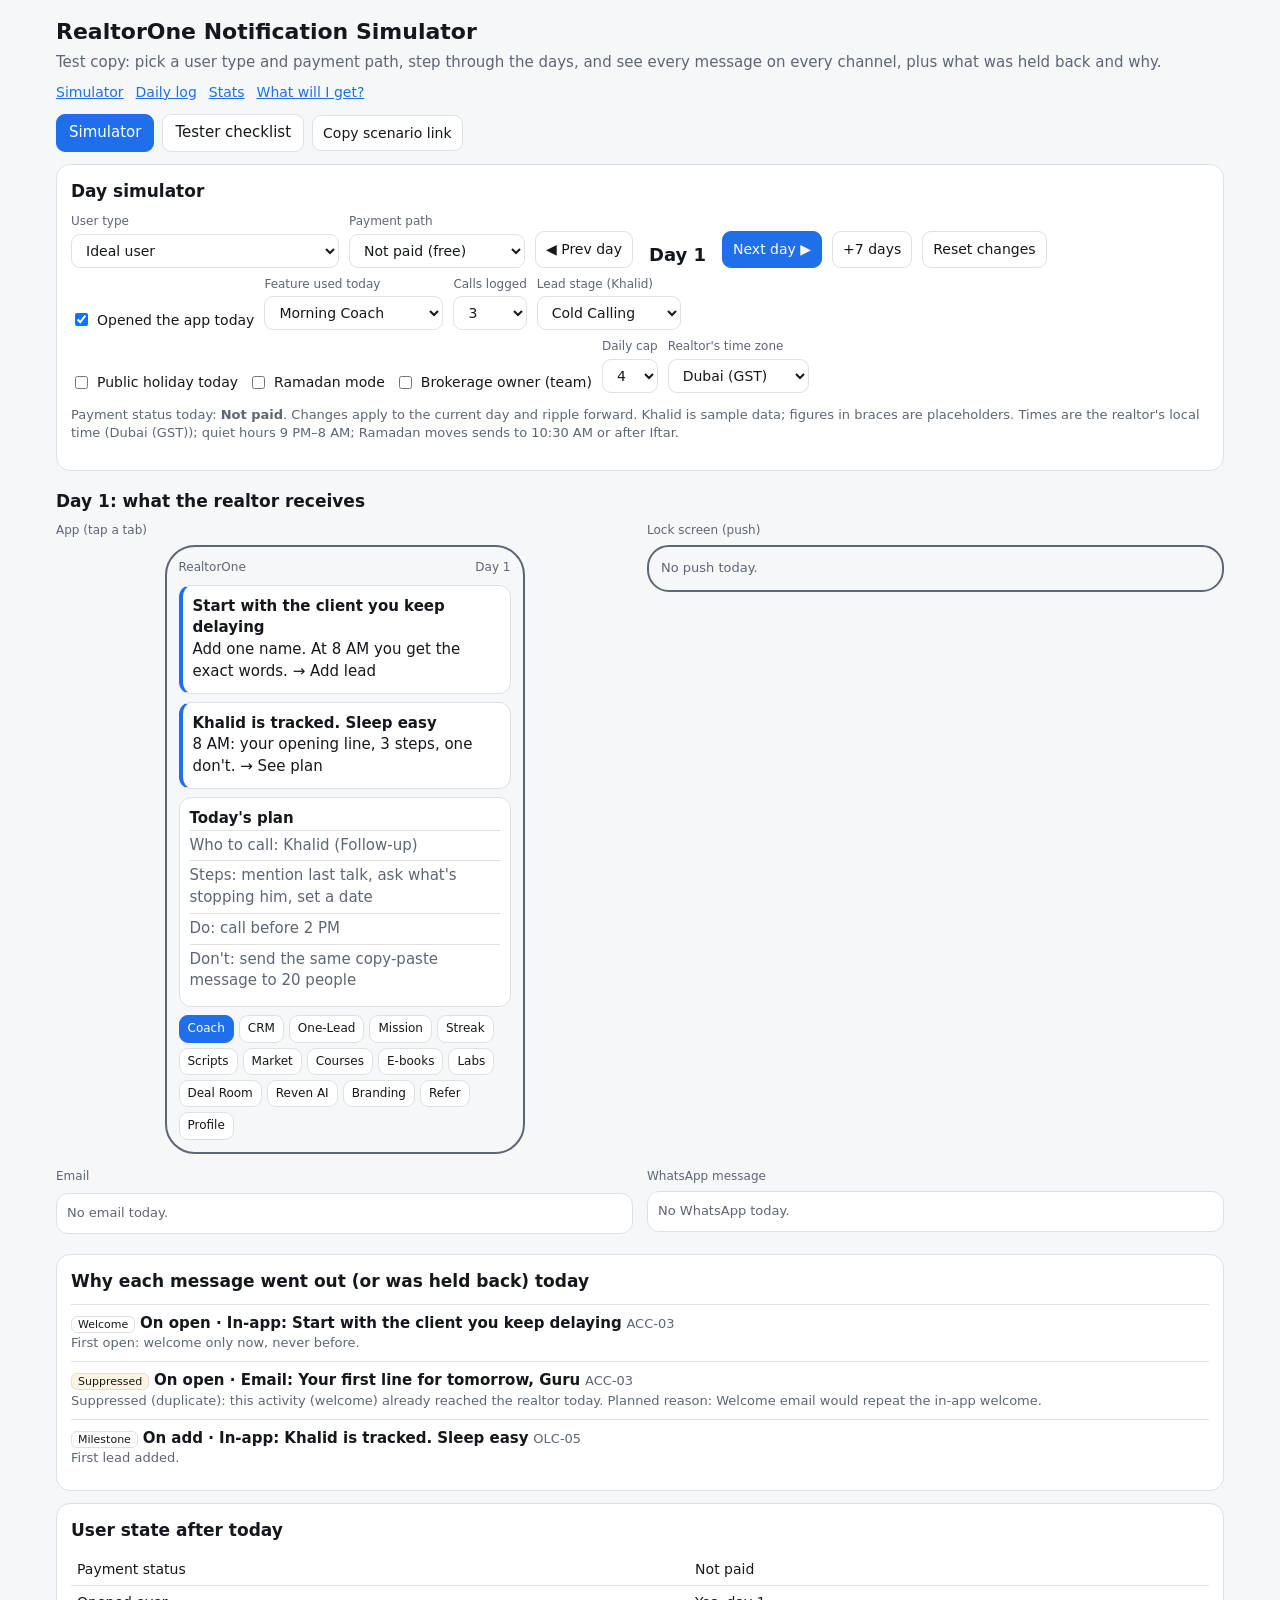
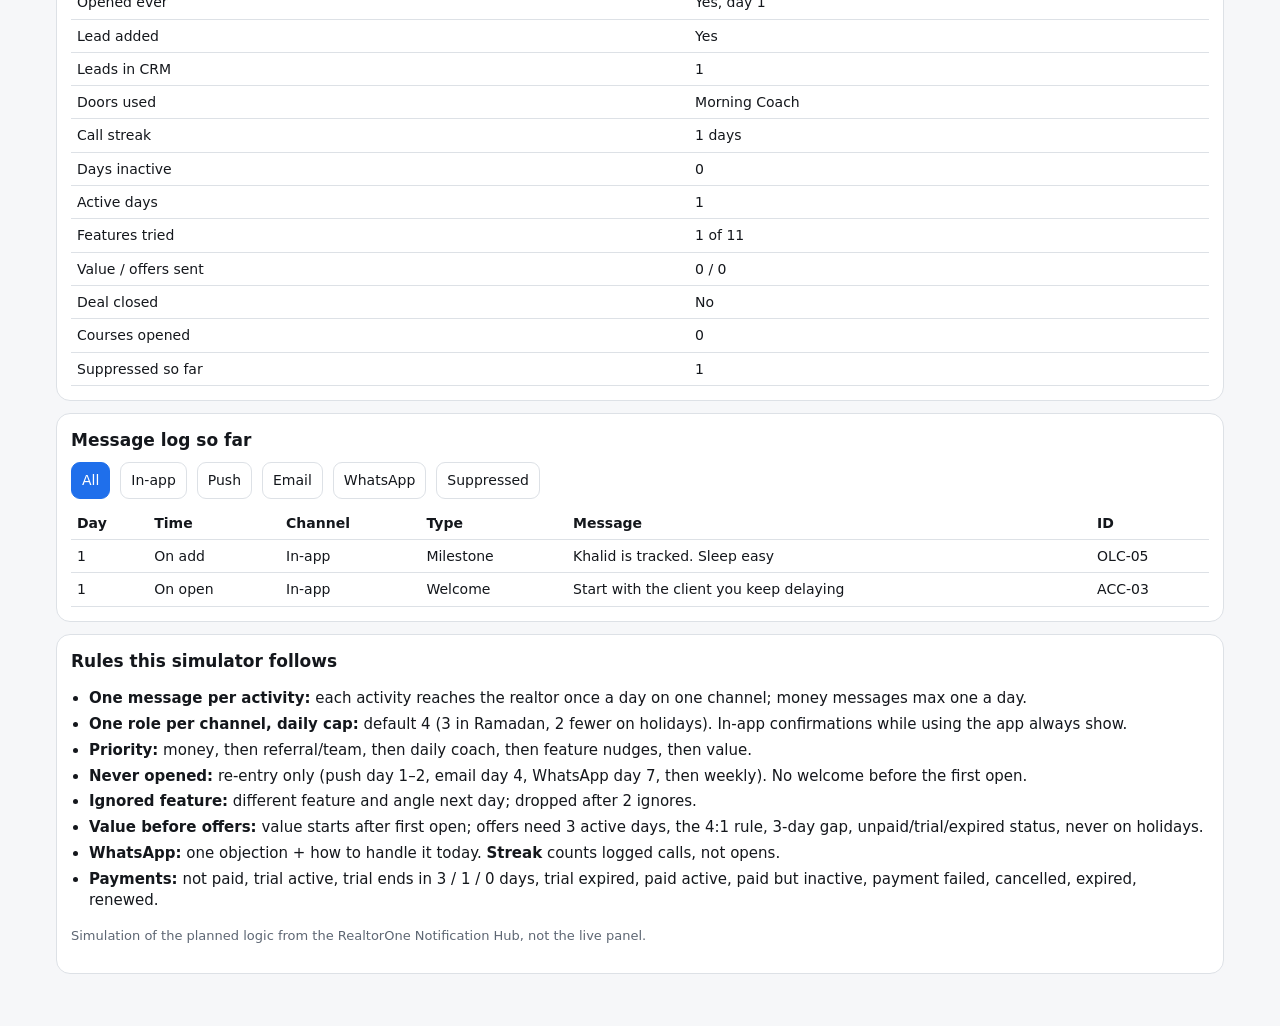
<file: index.html>
<!doctype html><html lang="en"><head><meta charset="utf-8"><link rel="icon" href="data:,"><meta name="viewport" content="width=device-width,initial-scale=1"><title>RealtorOne Notification Simulator</title><style>:root{--bg:#f6f7f9;--card:#fff;--tx:#14171c;--mu:#5d6673;--bd:#dde1e6;--ac:#1f6feb;--wa:#dcf3e3;--su:#fff4e0}
@media (prefers-color-scheme:dark){:root{--bg:#0f1115;--card:#181b21;--tx:#e8eaed;--mu:#9aa3ae;--bd:#2c313a;--ac:#5b9dff;--wa:#163524;--su:#3a2b12}}
*{box-sizing:border-box}body{margin:0;background:var(--bg);color:var(--tx);font:15px/1.45 system-ui,-apple-system,Segoe UI,Roboto,sans-serif}
header{padding:16px 16px 0;max-width:1200px;margin:auto}header h1{margin:0;font-size:22px}header p{margin:4px 0 0;color:var(--mu)}
#app{max-width:1200px;margin:auto;padding:12px 16px 40px}
.card{background:var(--card);border:1px solid var(--bd);border-radius:14px;padding:14px;margin:12px 0}
h2{font-size:17px;margin:0 0 10px}.h{margin:18px 0 8px}
.row{display:flex;flex-wrap:wrap;gap:10px;align-items:flex-end;margin:8px 0}
label{display:flex;flex-direction:column;font-size:12px;color:var(--mu);gap:3px}label.tog{flex-direction:row;align-items:center;font-size:14px;color:var(--tx);gap:6px}
select,button{font:inherit;font-size:14px;padding:7px 10px;border-radius:9px;border:1px solid var(--bd);background:var(--card);color:var(--tx);max-width:100%}
button{cursor:pointer}button.pri,button.on,.views a.on{background:var(--ac);color:#fff;border-color:var(--ac)}
.day{font-weight:600;font-size:18px;padding:0 6px}
.views{display:flex;flex-wrap:wrap;gap:8px;align-items:center}.views a{padding:7px 12px;border-radius:9px;border:1px solid var(--bd);color:var(--tx);text-decoration:none;background:var(--card)}
.muted{color:var(--mu);font-size:13px}
.grid{display:grid;grid-template-columns:repeat(2,minmax(0,1fr));gap:14px}@media(max-width:760px){.grid{grid-template-columns:1fr}}
.lbl{font-size:12px;color:var(--mu);margin-bottom:6px}
.phone{max-width:360px;margin:auto;border:2px solid var(--mu);border-radius:30px;padding:12px;background:var(--bg)}
.lock{border:2px solid var(--mu);border-radius:22px;padding:12px;background:var(--bg)}
.msg{background:var(--card);border:1px solid var(--bd);border-radius:12px;padding:10px;margin:8px 0}.msg.accent{border-left:4px solid var(--ac)}
.meta{display:flex;justify-content:space-between;font-size:12px;color:var(--mu)}
.pre{white-space:pre-wrap;color:var(--mu);border-top:1px solid var(--bd);margin-top:6px;padding-top:6px}
.screen{background:var(--card);border:1px solid var(--bd);border-radius:12px;padding:10px;margin-top:8px;min-height:140px}.li{border-top:1px solid var(--bd);padding:4px 0;color:var(--mu)}
.tabs{display:flex;flex-wrap:wrap;gap:5px;margin-top:8px}.tabs button{font-size:12px;padding:4px 8px}
.wa{background:var(--card);border:1px solid var(--bd);border-radius:12px;padding:10px}.bubble{background:var(--wa);border-radius:12px;padding:10px;max-width:92%}.bubble .t{text-align:right;font-size:11px;color:var(--mu)}
.why{border-top:1px solid var(--bd);padding:8px 0}.pill{font-size:11px;border:1px solid var(--bd);border-radius:6px;padding:1px 6px}.why.sup .pill{background:var(--su)}
table{border-collapse:collapse;width:100%;font-size:14px}td,th{border-bottom:1px solid var(--bd);padding:6px;text-align:left;vertical-align:top}.scroll{overflow-x:auto;max-height:460px;overflow-y:auto}
.ck{display:flex;flex-wrap:wrap;justify-content:space-between;gap:6px;border-top:1px solid var(--bd);padding:8px 0}.ck label{flex-direction:row;font-size:14px;color:var(--tx);gap:8px;flex:1 1 260px;align-items:flex-start}.ck a{color:var(--ac);font-size:13px}
ul{padding-left:18px}li{margin:4px 0}
</style></head><body><header><h1>RealtorOne Notification Simulator</h1><p>Test copy: pick a user type and payment path, step through the days, and see every message on every channel, plus what was held back and why.</p><nav class="top"><a href="./">Simulator</a><a href="./log/">Daily log</a><a href="./stats/">Stats</a><a href="./me/">What will I get?</a></nav></header><style>nav.top{display:flex;flex-wrap:wrap;gap:12px;margin-top:8px;font-size:14px}nav.top a{color:var(--ac)}</style><main id="app"></main><script src="engine.js"></script><script>
/* ---------- state & URL hash ---------- */
const DEF = { v: "sim", persona: "Ideal user", day: 1, over: {}, tab: "coach", log: "All", ramadan: false, team: false, cap: 4, tz: "Dubai (GST)", pay: "Not paid (free)" };
let S = { ...DEF };
function enc(o) { return btoa(unescape(encodeURIComponent(JSON.stringify(o)))).replace(/=+$/, ""); }
function dec(s) { try { return JSON.parse(decodeURIComponent(escape(atob(s)))); } catch (e) { return null; } }
function loadHash() { const h = location.hash.replace(/^#/, ""); const o = h ? dec(h) : null; S = { ...DEF, ...(o || {}) }; if (!PERSONAS[S.persona]) S.persona = DEF.persona; if (!PAYS.includes(S.pay)) S.pay = DEF.pay; }
function save() { const h = "#" + enc(S); if (location.hash !== h) history.replaceState(null, "", h); }
const behOf = (d) => S.over[`${S.persona}|${d}`] || PERSONAS[S.persona](d);
const esc = (s) => String(s).replace(/[&<>"]/g, (c) => ({ "&": "&amp;", "<": "&lt;", ">": "&gt;", '"': "&quot;" }[c]));
const sel = (name, val, opts) => `<label>${esc(name.label)}<select data-k="${name.k}">${opts.map((o) => { const v = typeof o === "string" ? o : o[0]; const l = typeof o === "string" ? o : o[1]; return `<option value="${esc(v)}"${String(v) === String(val) ? " selected" : ""}>${esc(l)}</option>`; }).join("")}</select></label>`;
const tog = (label, k, val, dis) => `<label class="tog"><input type="checkbox" data-k="${k}"${val ? " checked" : ""}${dis ? " disabled" : ""}> ${esc(label)}</label>`;

/* ---------- tester checklist ---------- */
const sc = (o) => "#" + enc({ ...DEF, ...o });
const ROLES = [
  ["1. New & inactive users", [
    ["Never opens: day 1 and 2 are push only, day 4 email, day 7 WhatsApp, no welcome ever", { persona: "Never opens the app", day: 7 }],
    ["Never opens: after day 7 only one message a week (day 14, 21)", { persona: "Never opens the app", day: 21 }],
    ["Late starter: welcome appears only on day 5 (first open), welcome email shows as suppressed", { persona: "Late starter (opens day 5)", day: 5 }],
    ["Slipping user: day 3, 7, 14 re-entry messages use the realtor's own lead (Khalid)", { persona: "Active, then slips (day 8)", day: 21 }],
    ["Returns on day 23: 'Welcome back' in-app, normal daily flow resumes", { persona: "Active, then slips (day 8)", day: 23 }],
  ]],
  ["2. Payment states", [
    ["Trial: '3 days left' (day 5), 'ends tomorrow' (day 7), 'last day' (day 8), 'leads still here' (day 9)", { persona: "Ideal user", pay: "Trial, doesn't pay", day: 9 }],
    ["Trial then pays: 'All your leads are unlocked' on day 8, import email day 9, offers stop", { persona: "Ideal user", pay: "Trial, then pays", day: 12 }],
    ["Paid but inactive: calm 'Your plan is active' nudge, no offers", { persona: "Active, then slips (day 8)", pay: "Paid, then inactive", day: 12 }],
    ["Payment failed (day 11) → retry push (day 13) → expired (day 16)", { persona: "Ideal user", pay: "Paid, payment fails", day: 16 }],
    ["Cancelled (day 13) keeps access → expired (day 20); renewal reminder day 28, renewed day 31", { persona: "Ideal user", pay: "Paid, renews", day: 31 }],
  ]],
  ["3. Feature usage", [
    ["Opens but ignores features: each day promotes a different feature with a new angle", { persona: "Opens, ignores features", day: 8 }],
    ["A feature ignored twice is dropped from promotion", { persona: "Opens, ignores features", day: 14 }],
    ["Ideal user: features already used are never promoted again", { persona: "Ideal user", day: 10 }],
    ["Change 'Feature used today' and confirm tomorrow's promo changes", { persona: "Opens, ignores features", day: 3 }],
    ["No lead yet: 8 AM push asks for one name instead of a plan", { persona: "Opens, ignores features", day: 2 }],
  ]],
  ["4. Channels & duplicates", [
    ["Each channel carries one job a day (check 'Why' list: duplicates are marked Suppressed)", { persona: "Ideal user", day: 6 }],
    ["12:30 plan reminder never sends when the 8 AM plan already went out", { persona: "Active, then slips (day 8)", day: 8 }],
    ["Daily cap 3: extra messages show 'Suppressed (daily cap)'", { persona: "Ideal user", day: 8, cap: 3 }],
    ["WhatsApp always holds one objection + how to handle it today", { persona: "Ideal user", day: 4 }],
    ["Offers only after 3 active days and 4 value messages, never two days in a row", { persona: "Ideal user", day: 14 }],
  ]],
  ["5. Milestones & special situations", [
    ["Deal closed (day 21): celebrate in-app, referral email next day", { persona: "Ideal user", day: 22 }],
    ["Streak milestones at 3, 7, 14 days of logged calls", { persona: "Ideal user", day: 14 }],
    ["Course completed after 3 course sessions; team invite at 14 active days", { persona: "Ideal user", day: 15 }],
    ["Ramadan mode: sends move to 10:30 AM / after Iftar, cap 3", { persona: "Ideal user", day: 6, ramadan: true }],
    ["Public holiday + brokerage owner: lighter cap, no offers, Sunday team digest", { persona: "Ideal user", day: 7, team: true }],
  ]],
];
const CK = "r1sim-checklist";
const getCk = () => { try { return JSON.parse(localStorage.getItem(CK) || "{}"); } catch (e) { return {}; } };

/* ---------- render ---------- */
function render() {
  save();
  const app = document.getElementById("app");
  const nav = `<nav class="views"><a href="#" data-view="sim" class="${S.v === "sim" ? "on" : ""}">Simulator</a><a href="#" data-view="check" class="${S.v === "check" ? "on" : ""}">Tester checklist</a><button data-act="share">Copy scenario link</button><span id="copied"></span></nav>`;
  if (S.v === "check") {
    const ck = getCk(); let done = 0, all = 0;
    const body = ROLES.map(([role, items], r) => `<section class="card"><h2>${esc(role)}</h2>${items.map(([txt, o], i) => { const id = `${r}-${i}`; all++; if (ck[id]) done++; return `<div class="ck"><label><input type="checkbox" data-ck="${id}"${ck[id] ? " checked" : ""}> ${esc(txt)}</label> <a href="${sc(o)}" data-load="1">Open scenario</a></div>`; }).join("")}</section>`).join("");
    app.innerHTML = nav + `<p class="muted">Ticks are saved in this browser only. ${done} of ${all} checked. <button data-act="clearck">Clear ticks</button></p>` + body;
    return;
  }
  const sim = simulate(S.day, behOf, { ramadan: S.ramadan, cap: Number(S.cap), team: S.team, pay: S.pay });
  const all = sim.msgs.filter((m) => m.day === S.day), today = all.filter((m) => !m.sup);
  const b = behOf(S.day);
  const of = (c) => today.filter((m) => m.ch === c);
  const feats = [["none", "No feature used"], ...FEATS.map((f) => [f.key, f.name])];
  const card = (m) => `<div class="msg"><div class="meta"><span>RealtorOne</span><span>${esc(m.time)}</span></div><b>${esc(m.title)}</b><div>${esc(m.body)}</div></div>`;
  const ia = of("In-app");
  const logRows = sim.msgs.filter((m) => S.log === "Suppressed" ? m.sup : !m.sup && (S.log === "All" || m.ch === S.log)).slice().reverse();
  app.innerHTML = nav + `
  <section class="card"><h2>Day simulator</h2>
    <div class="row">${sel({ label: "User type", k: "persona" }, S.persona, Object.keys(PERSONAS))}${sel({ label: "Payment path", k: "pay" }, S.pay, PAYS)}
    <button data-act="prev">◀ Prev day</button><span class="day">Day ${S.day}</span><button class="pri" data-act="next">Next day ▶</button><button data-act="plus7">+7 days</button><button data-act="reset">Reset changes</button></div>
    <div class="row">${tog("Opened the app today", "opened", b.opened)}${sel({ label: "Feature used today", k: "used" }, b.used, feats)}${sel({ label: "Calls logged", k: "calls" }, b.calls, ["0", "1", "2", "3", "5"])}${sel({ label: "Lead stage (Khalid)", k: "stage" }, b.stage, STAGES)}</div>
    <div class="row">${tog("Public holiday today", "holiday", b.holiday)}${tog("Ramadan mode", "ramadan", S.ramadan)}${tog("Brokerage owner (team)", "team", S.team)}${sel({ label: "Daily cap", k: "cap" }, S.cap, ["3", "4", "5"])}${sel({ label: "Realtor's time zone", k: "tz" }, S.tz, ["Dubai (GST)", "India (IST)", "London (GMT)"])}</div>
    <p class="muted">Payment status today: <b>${esc(sim.state["Payment status"])}</b>. Changes apply to the current day and ripple forward. Khalid is sample data; figures in braces are placeholders. Times are the realtor's local time (${esc(S.tz)}); quiet hours 9 PM–8 AM; Ramadan moves sends to 10:30 AM or after Iftar.</p>
  </section>
  <h2 class="h">Day ${S.day}: what the realtor receives</h2>
  <div class="grid">
    <div><div class="lbl">App (tap a tab)</div><div class="phone"><div class="meta"><span>RealtorOne</span><span>Day ${S.day}</span></div>
      ${!b.opened ? `<div class="msg"><div class="muted">App not opened today</div>In-app messages are held until the next open.</div>` : ia.map((m) => `<div class="msg accent"><b>${esc(m.title)}</b><div>${esc(m.body)}</div></div>`).join("")}
      <div class="screen">${(SCREENS[S.tab] || []).map((l, i) => i ? `<div class="li">${esc(l)}</div>` : `<b>${esc(l)}</b>`).join("")}</div>
      <div class="tabs">${Object.keys(TABNAME).map((k) => `<button data-tab="${k}" class="${k === S.tab ? "on" : ""}">${TABNAME[k]}</button>`).join("")}</div></div></div>
    <div><div class="lbl">Lock screen (push)</div><div class="lock">${of("Push").length ? of("Push").map(card).join("") : `<div class="muted">No push today.</div>`}</div></div>
    <div><div class="lbl">Email</div>${of("Email").length ? of("Email").map((m) => `<div class="msg"><div class="muted">From: RealtorOne Coach · ${esc(m.time)}</div><b>Subject: ${esc(m.title)}</b><div class="pre">${esc(m.body)}</div></div>`).join("") : `<div class="msg muted">No email today.</div>`}</div>
    <div><div class="lbl">WhatsApp message</div><div class="wa">${of("WhatsApp").length ? of("WhatsApp").map((m) => `<div class="bubble"><b>${esc(m.title)}</b><div>${esc(m.body)}</div><div class="t">${esc(m.time)}</div></div>`).join("") : `<div class="muted">No WhatsApp today.</div>`}</div></div>
  </div>
  <section class="card"><h2>Why each message went out (or was held back) today</h2>${all.length ? all.map((m) => `<div class="why ${m.sup ? "sup" : ""}"><span class="pill">${m.sup ? "Suppressed" : esc(m.kind)}</span> <b>${esc(m.time)} · ${esc(m.ch)}: ${esc(m.title)}</b> <span class="muted">${esc(m.id)}</span><div class="muted">${esc(m.sup ? m.sup + " Planned reason: " + m.why : m.why)}</div></div>`).join("") : `<div class="muted">Nothing scheduled today.</div>`}</section>
  <section class="card"><h2>User state after today</h2><table>${Object.entries(sim.state).map(([k, v]) => `<tr><td>${esc(k)}</td><td>${esc(v)}</td></tr>`).join("")}</table></section>
  <section class="card"><h2>Message log so far</h2><div class="row seg">${["All", "In-app", "Push", "Email", "WhatsApp", "Suppressed"].map((c) => `<button data-log="${c}" class="${c === S.log ? "on" : ""}">${c}</button>`).join("")}</div>
    <div class="scroll"><table><tr><th>Day</th><th>Time</th><th>Channel</th><th>Type</th><th>Message</th><th>ID</th></tr>${logRows.map((m) => `<tr><td>${m.day}</td><td>${esc(m.time)}</td><td>${m.ch}</td><td>${esc(m.kind)}</td><td>${esc(m.title)}</td><td>${esc(m.id)}</td></tr>`).join("")}</table></div></section>
  <section class="card"><h2>Rules this simulator follows</h2><ul>
    <li><b>One message per activity:</b> each activity reaches the realtor once a day on one channel; money messages max one a day.</li>
    <li><b>One role per channel, daily cap:</b> default 4 (3 in Ramadan, 2 fewer on holidays). In-app confirmations while using the app always show.</li>
    <li><b>Priority:</b> money, then referral/team, then daily coach, then feature nudges, then value.</li>
    <li><b>Never opened:</b> re-entry only (push day 1–2, email day 4, WhatsApp day 7, then weekly). No welcome before the first open.</li>
    <li><b>Ignored feature:</b> different feature and angle next day; dropped after 2 ignores.</li>
    <li><b>Value before offers:</b> value starts after first open; offers need 3 active days, the 4:1 rule, 3-day gap, unpaid/trial/expired status, never on holidays.</li>
    <li><b>WhatsApp:</b> one objection + how to handle it today. <b>Streak</b> counts logged calls, not opens.</li>
    <li><b>Payments:</b> not paid, trial active, trial ends in 3 / 1 / 0 days, trial expired, paid active, paid but inactive, payment failed, cancelled, expired, renewed.</li>
  </ul><p class="muted">Simulation of the planned logic from the RealtorOne Notification Hub, not the live panel.</p></section>`;
}

document.addEventListener("click", (e) => {
  const t = e.target.closest("[data-act],[data-tab],[data-log],[data-view],[data-load]");
  if (!t) return;
  if (t.dataset.load) { e.preventDefault(); location.hash = t.getAttribute("href"); return; }
  e.preventDefault();
  const a = t.dataset.act;
  if (t.dataset.view) S.v = t.dataset.view;
  else if (t.dataset.tab) S.tab = t.dataset.tab;
  else if (t.dataset.log) S.log = t.dataset.log;
  else if (a === "prev") S.day = Math.max(1, S.day - 1);
  else if (a === "next") S.day++;
  else if (a === "plus7") S.day += 7;
  else if (a === "reset") S.over = {};
  else if (a === "clearck") localStorage.removeItem(CK);
  else if (a === "share") { const u = location.href; (navigator.clipboard ? navigator.clipboard.writeText(u) : Promise.reject()).then(() => { document.getElementById("copied").textContent = "Link copied"; }, () => prompt("Copy this link", u)); return; }
  render();
});
document.addEventListener("change", (e) => {
  const t = e.target;
  if (t.dataset.ck) { const c = getCk(); c[t.dataset.ck] = t.checked; localStorage.setItem(CK, JSON.stringify(c)); render(); return; }
  const k = t.dataset.k; if (!k) return;
  const v = t.type === "checkbox" ? t.checked : t.value;
  if (k === "persona") { S.persona = v; S.day = 1; }
  else if (k === "pay") S.pay = v;
  else if (["ramadan", "team"].includes(k)) S[k] = v;
  else if (k === "cap") S.cap = Number(v);
  else if (k === "tz") S.tz = v;
  else {
    const b = behOf(S.day); const p = { ...b };
    if (k === "opened") { p.opened = v; if (!v) { p.used = "none"; p.calls = 0; } }
    else if (k === "calls") p.calls = Number(v); else p[k] = v;
    S.over = { ...S.over, [`${S.persona}|${S.day}`]: p };
  }
  render();
});
window.addEventListener("hashchange", () => { loadHash(); render(); });
loadHash(); render();

</script></body></html>
</file>
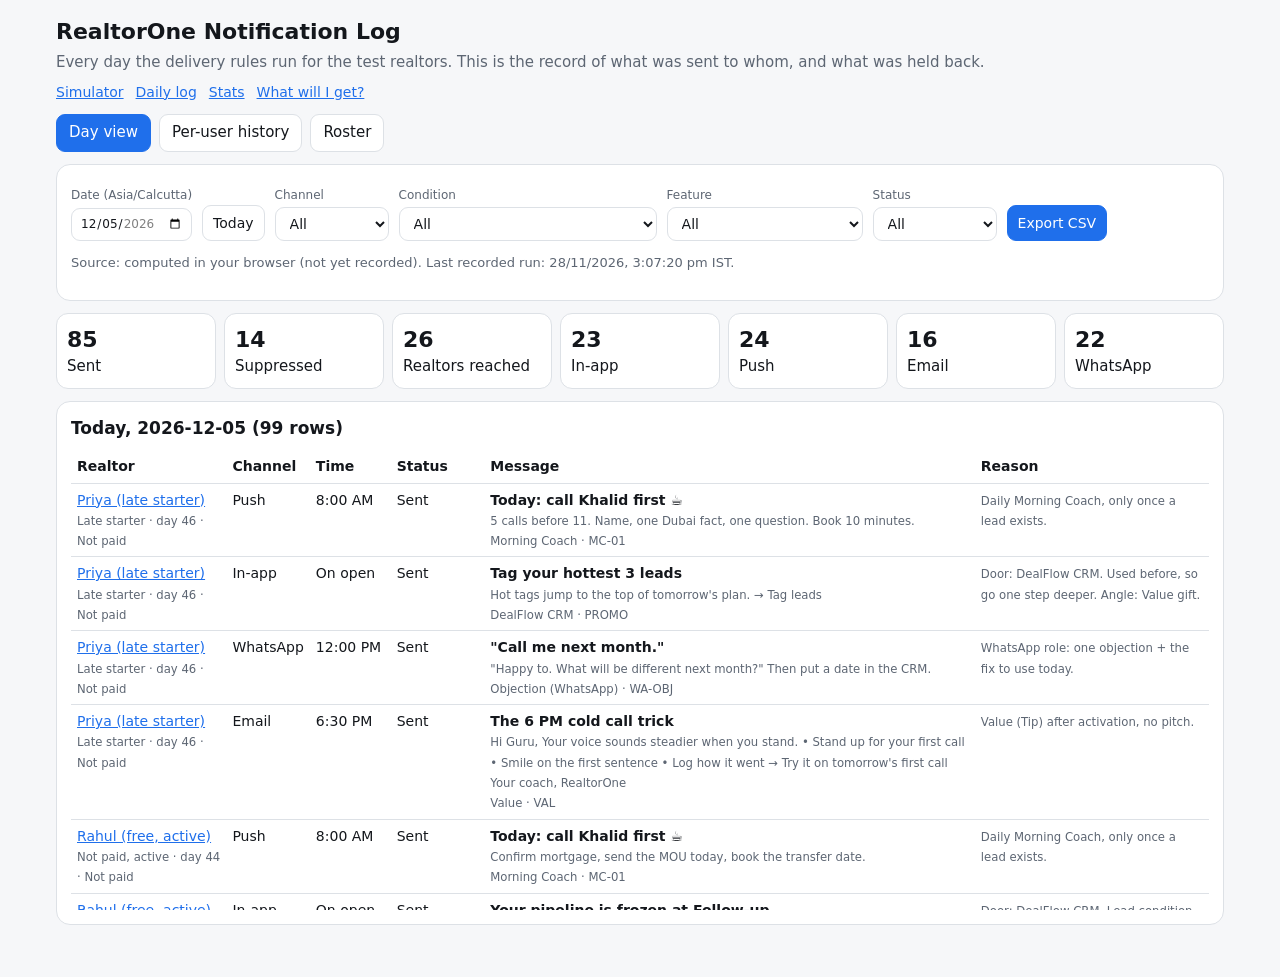
<file: log/index.html>
<!doctype html><html lang="en"><head><meta charset="utf-8"><link rel="icon" href="data:,"><meta name="viewport" content="width=device-width,initial-scale=1"><title>RealtorOne Notification Log</title>
<link rel="stylesheet" href="../log/log.css"></head><body>
<header><h1>RealtorOne Notification Log</h1><p>Every day the delivery rules run for the test realtors. This is the record of what was sent to whom, and what was held back.</p><nav class="top"><a href="../">Simulator</a><a href="../log/">Daily log</a><a href="../stats/">Stats</a><a href="../me/">What will I get?</a></nav></header>
<main id="app">Loading…</main>
<script src="../engine.js"></script><script src="../roster.js"></script><script src="./log.js"></script>
</body></html>
</file>
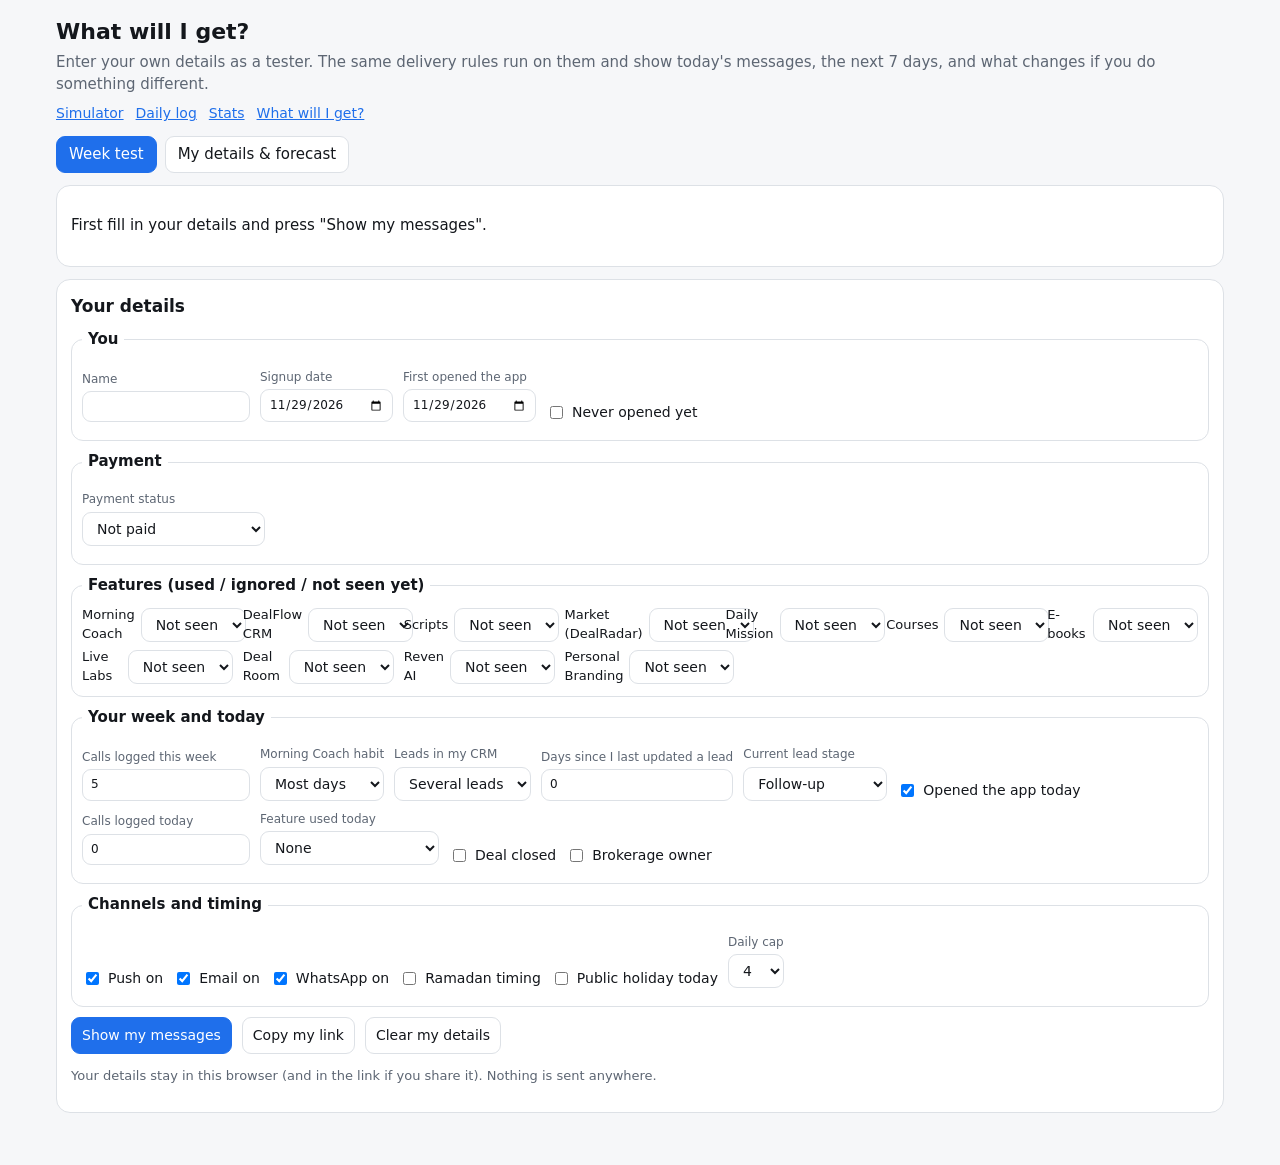
<file: me/index.html>
<!doctype html><html lang="en"><head><meta charset="utf-8"><link rel="icon" href="data:,"><meta name="viewport" content="width=device-width,initial-scale=1"><title>What will I get? · RealtorOne</title><link rel="stylesheet" href="../log/log.css"></head><body>
<header><h1>What will I get?</h1><p>Enter your own details as a tester. The same delivery rules run on them and show today's messages, the next 7 days, and what changes if you do something different.</p><nav class="top"><a href="../">Simulator</a><a href="../log/">Daily log</a><a href="../stats/">Stats</a><a href="../me/">What will I get?</a></nav></header>
<main id="app"></main>
<script src="../engine.js"></script><script src="../roster.js"></script><script src="./me.js"></script></body></html>
</file>
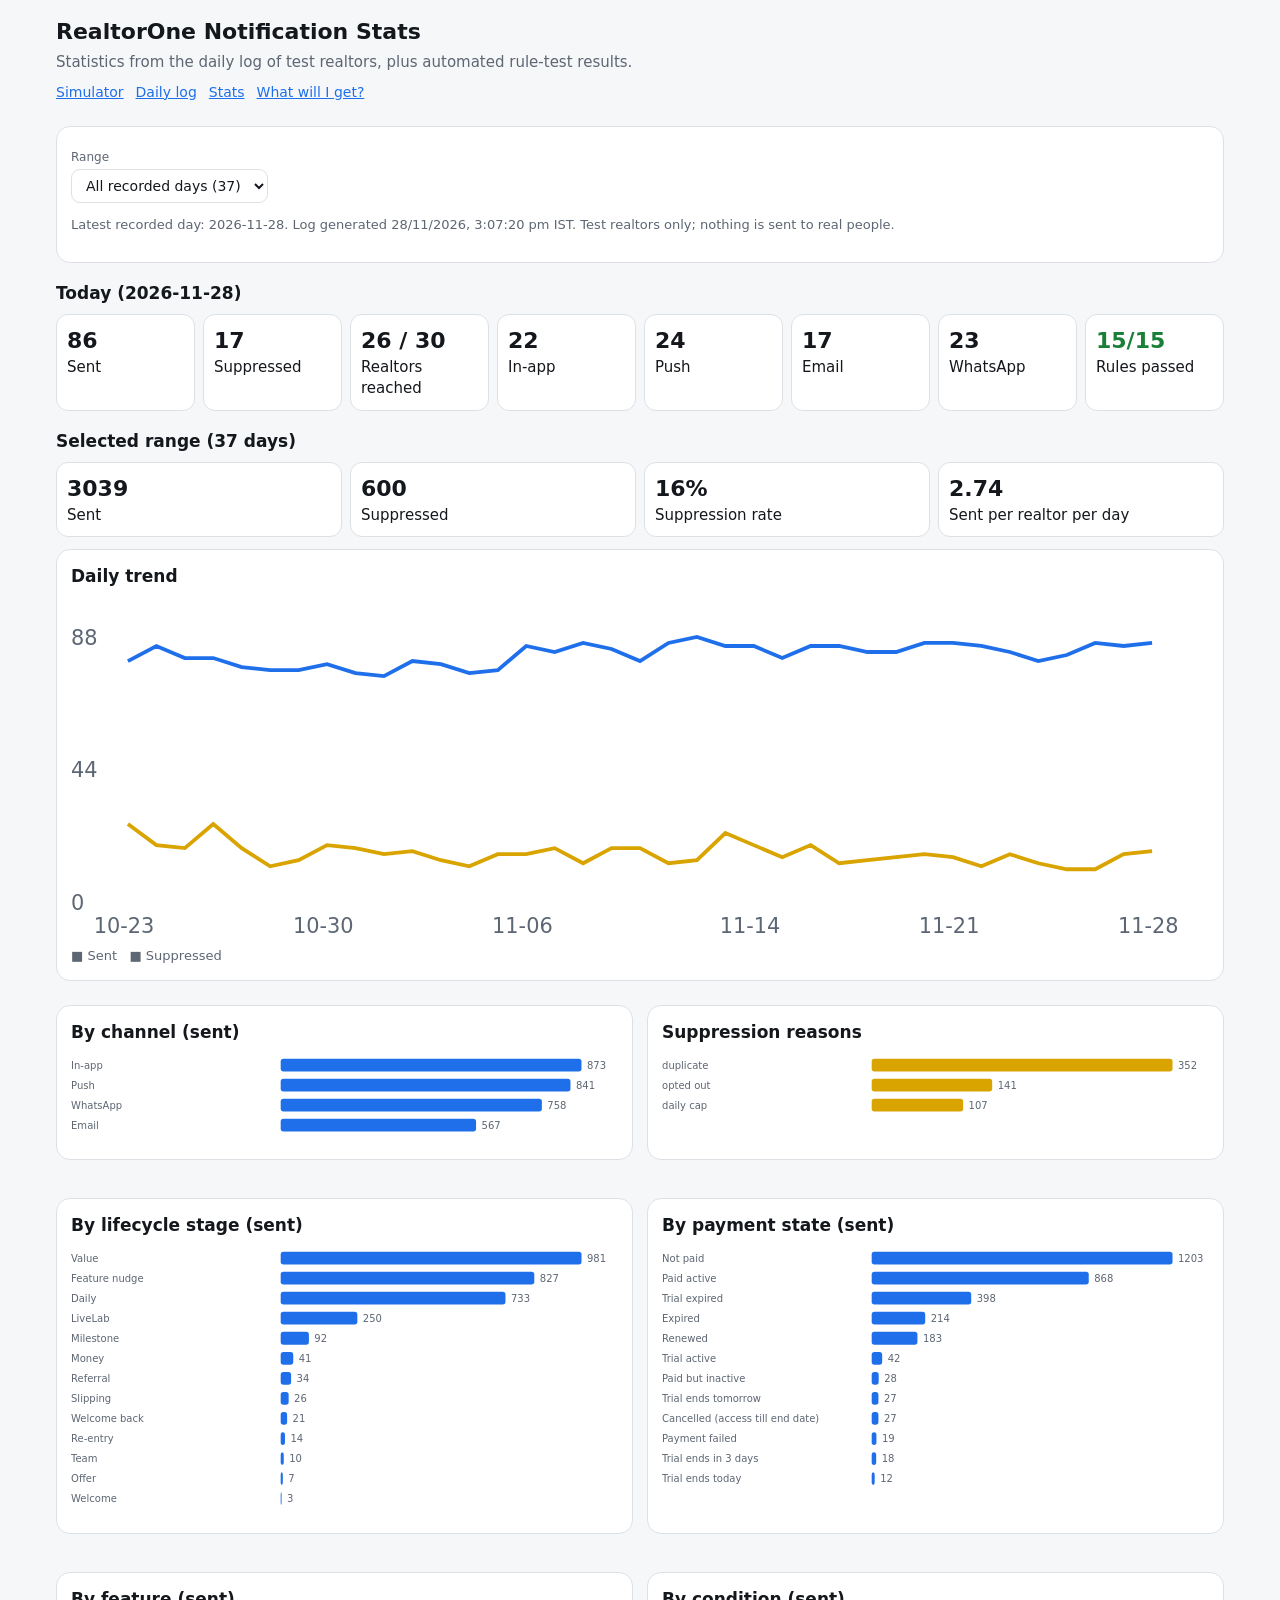
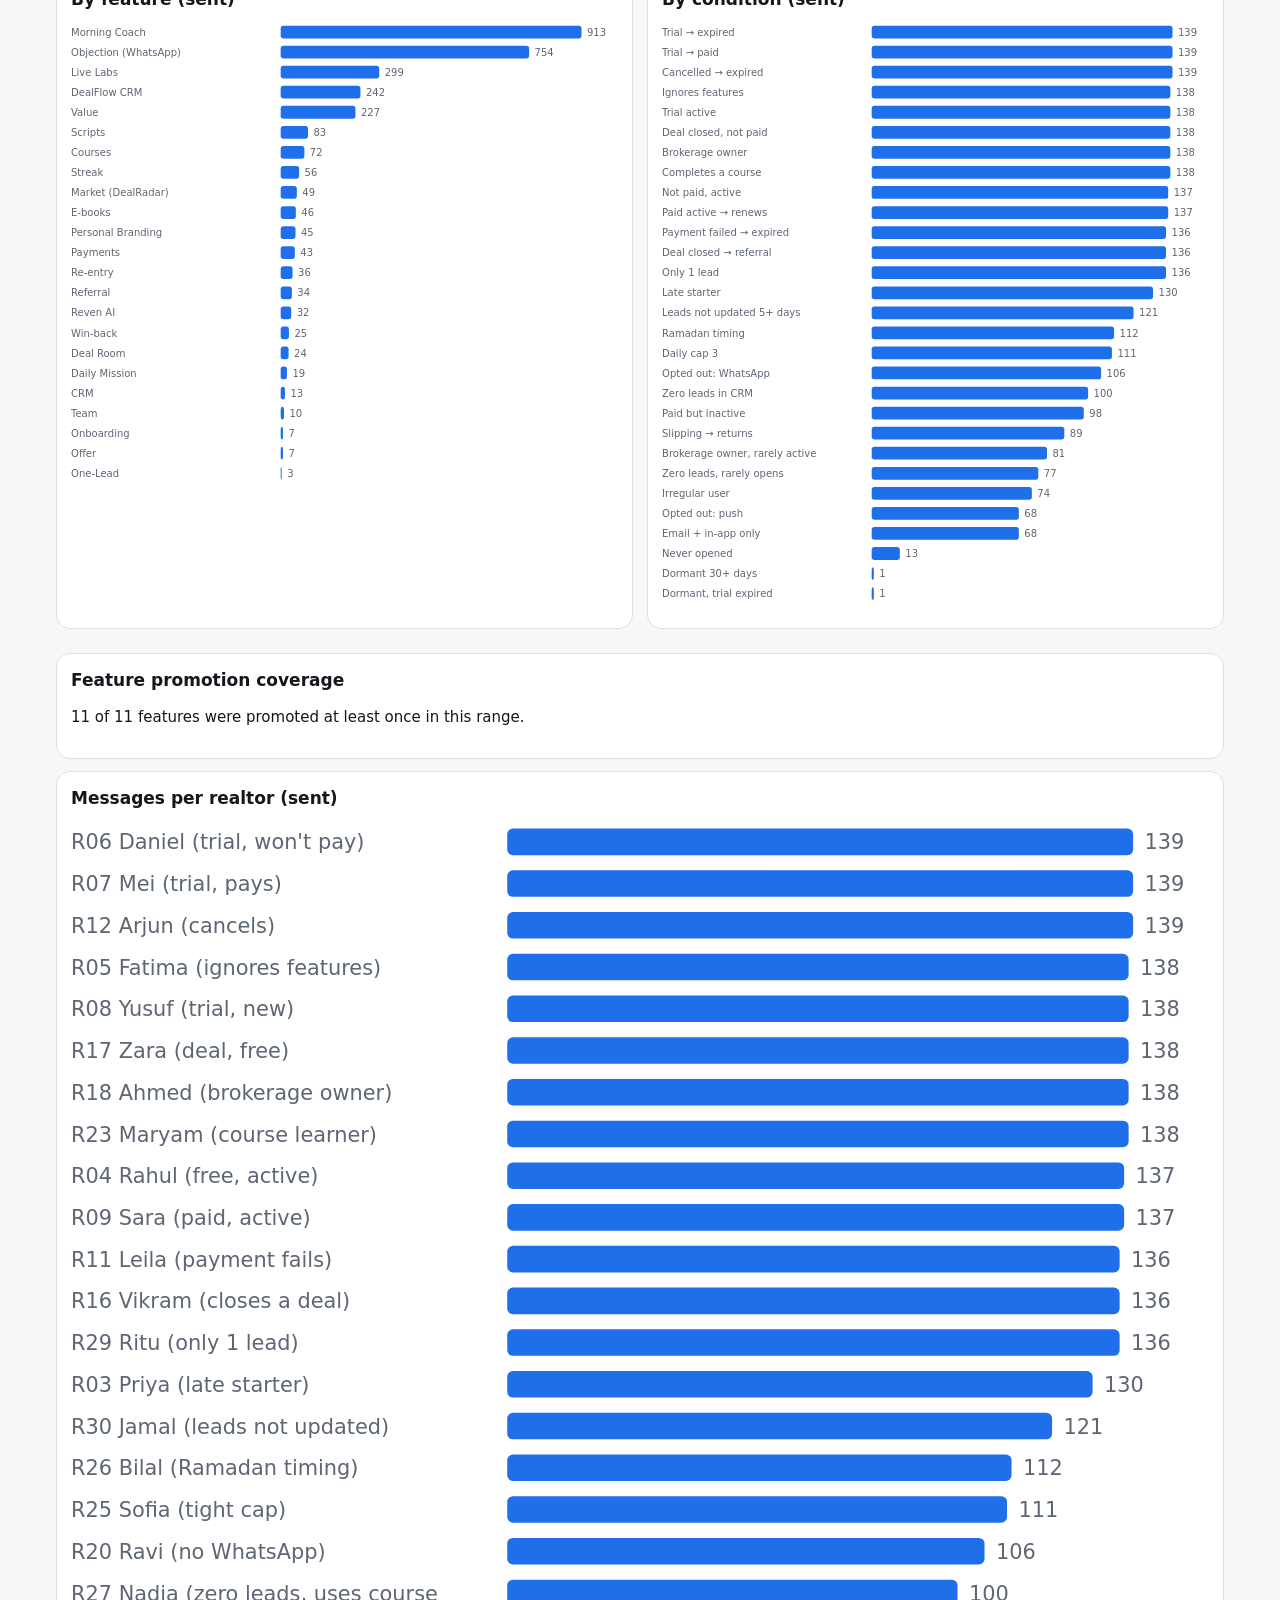
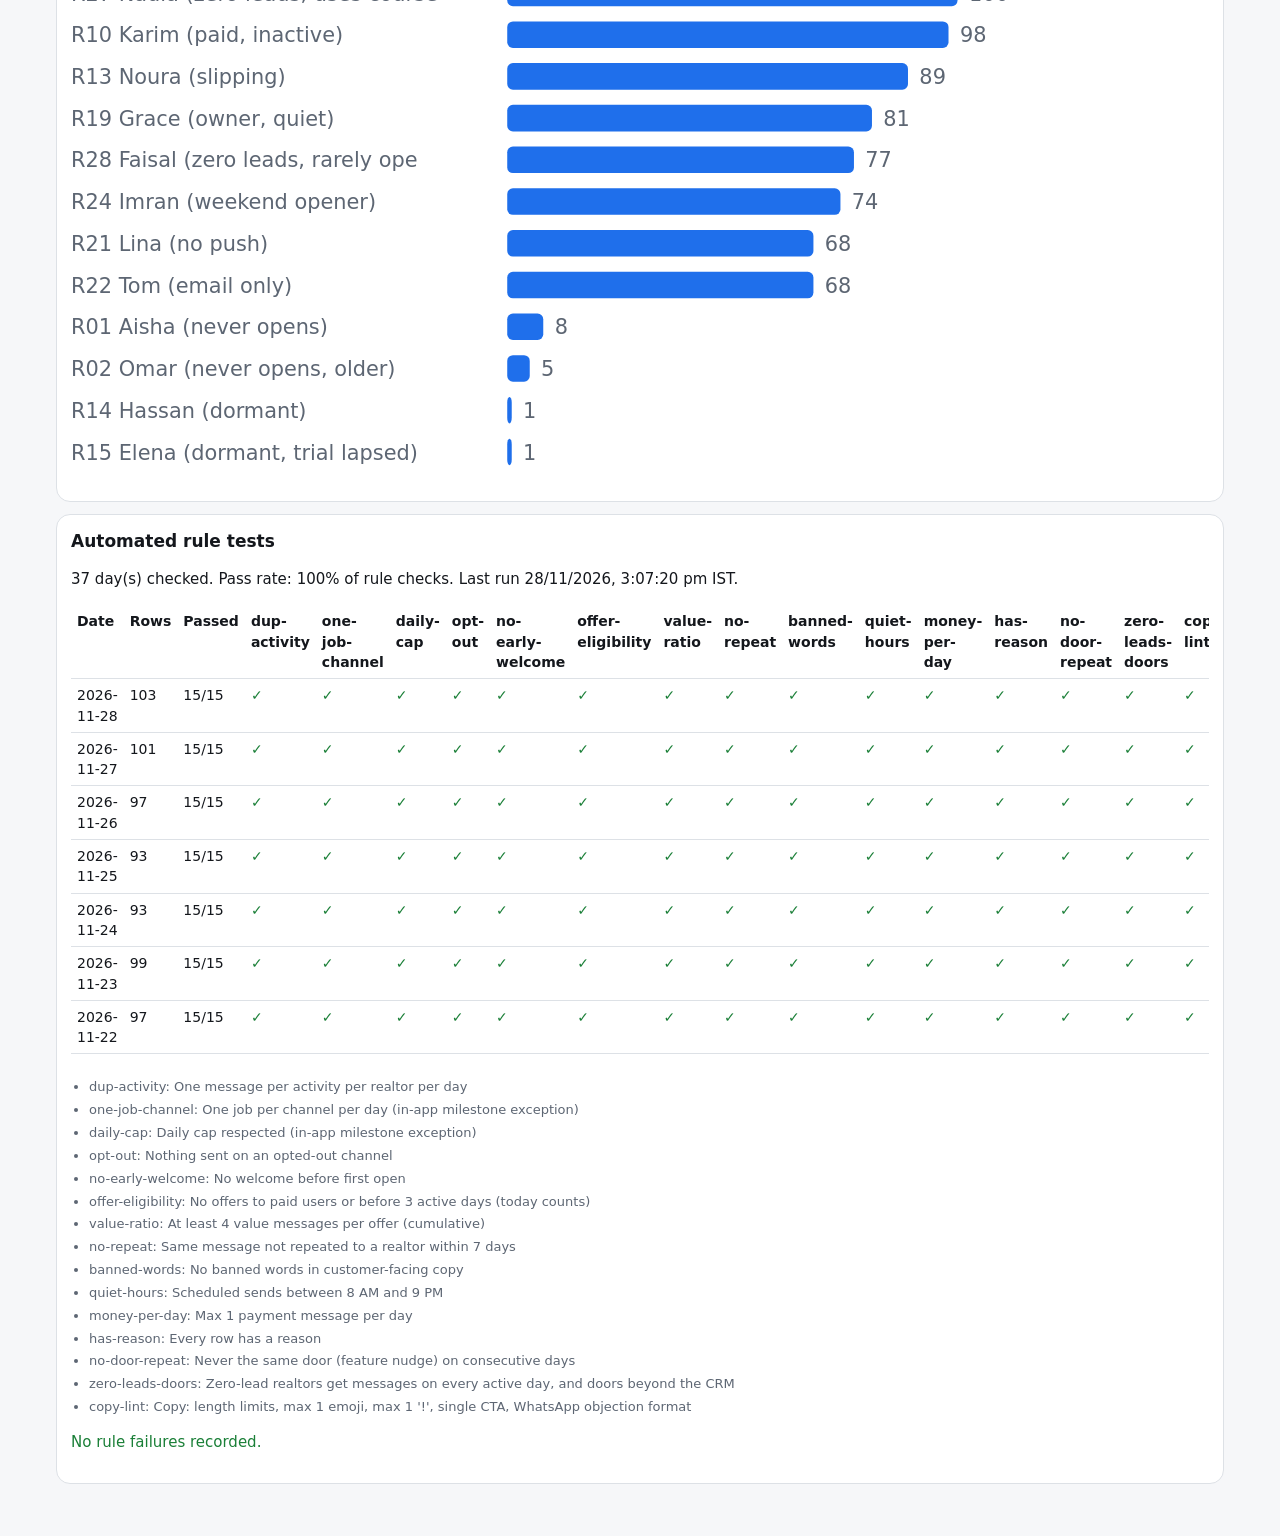
<file: stats/index.html>
<!doctype html><html lang="en"><head><meta charset="utf-8"><link rel="icon" href="data:,"><meta name="viewport" content="width=device-width,initial-scale=1"><title>RealtorOne Notification Stats</title><link rel="stylesheet" href="../log/log.css"></head><body>
<header><h1>RealtorOne Notification Stats</h1><p>Statistics from the daily log of test realtors, plus automated rule-test results.</p><nav class="top"><a href="../">Simulator</a><a href="../log/">Daily log</a><a href="../stats/">Stats</a><a href="../me/">What will I get?</a></nav></header>
<main id="app">Loading…</main>
<script src="../engine.js"></script><script src="../roster.js"></script><script src="./stats.js"></script></body></html>
</file>
<file: log/log.css>
:root{--bg:#f6f7f9;--card:#fff;--tx:#14171c;--mu:#5d6673;--bd:#dde1e6;--ac:#1f6feb;--wa:#dcf3e3;--su:#fff4e0}
@media (prefers-color-scheme:dark){:root{--bg:#0f1115;--card:#181b21;--tx:#e8eaed;--mu:#9aa3ae;--bd:#2c313a;--ac:#5b9dff;--wa:#163524;--su:#3a2b12}}
*{box-sizing:border-box}body{margin:0;background:var(--bg);color:var(--tx);font:15px/1.45 system-ui,-apple-system,Segoe UI,Roboto,sans-serif}
header{padding:16px 16px 0;max-width:1200px;margin:auto}header h1{margin:0;font-size:22px}header p{margin:4px 0 0;color:var(--mu)}
#app{max-width:1200px;margin:auto;padding:12px 16px 40px}
.card{background:var(--card);border:1px solid var(--bd);border-radius:14px;padding:14px;margin:12px 0}
h2{font-size:17px;margin:0 0 10px}.h{margin:18px 0 8px}
.row{display:flex;flex-wrap:wrap;gap:10px;align-items:flex-end;margin:8px 0}
label{display:flex;flex-direction:column;font-size:12px;color:var(--mu);gap:3px}label.tog{flex-direction:row;align-items:center;font-size:14px;color:var(--tx);gap:6px}
select,button{font:inherit;font-size:14px;padding:7px 10px;border-radius:9px;border:1px solid var(--bd);background:var(--card);color:var(--tx);max-width:100%}
button{cursor:pointer}button.pri,button.on,.views a.on{background:var(--ac);color:#fff;border-color:var(--ac)}
.day{font-weight:600;font-size:18px;padding:0 6px}
.views{display:flex;flex-wrap:wrap;gap:8px;align-items:center}.views a{padding:7px 12px;border-radius:9px;border:1px solid var(--bd);color:var(--tx);text-decoration:none;background:var(--card)}
.muted{color:var(--mu);font-size:13px}
.grid{display:grid;grid-template-columns:repeat(2,minmax(0,1fr));gap:14px}@media(max-width:760px){.grid{grid-template-columns:1fr}}
.lbl{font-size:12px;color:var(--mu);margin-bottom:6px}
.phone{max-width:360px;margin:auto;border:2px solid var(--mu);border-radius:30px;padding:12px;background:var(--bg)}
.lock{border:2px solid var(--mu);border-radius:22px;padding:12px;background:var(--bg)}
.msg{background:var(--card);border:1px solid var(--bd);border-radius:12px;padding:10px;margin:8px 0}.msg.accent{border-left:4px solid var(--ac)}
.meta{display:flex;justify-content:space-between;font-size:12px;color:var(--mu)}
.pre{white-space:pre-wrap;color:var(--mu);border-top:1px solid var(--bd);margin-top:6px;padding-top:6px}
.screen{background:var(--card);border:1px solid var(--bd);border-radius:12px;padding:10px;margin-top:8px;min-height:140px}.li{border-top:1px solid var(--bd);padding:4px 0;color:var(--mu)}
.tabs{display:flex;flex-wrap:wrap;gap:5px;margin-top:8px}.tabs button{font-size:12px;padding:4px 8px}
.wa{background:var(--card);border:1px solid var(--bd);border-radius:12px;padding:10px}.bubble{background:var(--wa);border-radius:12px;padding:10px;max-width:92%}.bubble .t{text-align:right;font-size:11px;color:var(--mu)}
.why{border-top:1px solid var(--bd);padding:8px 0}.pill{font-size:11px;border:1px solid var(--bd);border-radius:6px;padding:1px 6px}.why.sup .pill{background:var(--su)}
table{border-collapse:collapse;width:100%;font-size:14px}td,th{border-bottom:1px solid var(--bd);padding:6px;text-align:left;vertical-align:top}.scroll{overflow-x:auto;max-height:460px;overflow-y:auto}
.ck{display:flex;flex-wrap:wrap;justify-content:space-between;gap:6px;border-top:1px solid var(--bd);padding:8px 0}.ck label{flex-direction:row;font-size:14px;color:var(--tx);gap:8px;flex:1 1 260px;align-items:flex-start}.ck a{color:var(--ac);font-size:13px}
ul{padding-left:18px}li{margin:4px 0}
a{color:var(--ac)}input[type=date]{font:inherit;padding:6px 8px;border-radius:9px;border:1px solid var(--bd);background:var(--card);color:var(--tx)}
.stats{display:grid;grid-template-columns:repeat(auto-fit,minmax(120px,1fr));gap:8px}.stat{background:var(--card);border:1px solid var(--bd);border-radius:12px;padding:10px}.stat b{display:block;font-size:22px}
tr.sup td{background:var(--su)}td small{color:var(--mu)}
nav.top{display:flex;flex-wrap:wrap;gap:12px;margin-top:8px;font-size:14px}
svg text{fill:var(--mu);font-size:11px}.bar{fill:var(--ac)}.bar2{fill:#d9a400}.ok{color:#1a7f37}.bad{color:#cf222e}
fieldset{border:1px solid var(--bd);border-radius:12px;margin:10px 0;padding:10px}legend{font-weight:600;padding:0 6px}
input[type=text],input[type=number],input[type=date]{font:inherit;padding:6px 8px;border-radius:9px;border:1px solid var(--bd);background:var(--card);color:var(--tx);max-width:100%}
.feats{display:grid;grid-template-columns:repeat(auto-fill,minmax(150px,1fr));gap:4px 10px}.feats label{flex-direction:row;color:var(--tx);font-size:13px;gap:6px;align-items:center}
.diff{border-left:4px solid var(--ac);padding-left:10px;margin:8px 0}
</file>
